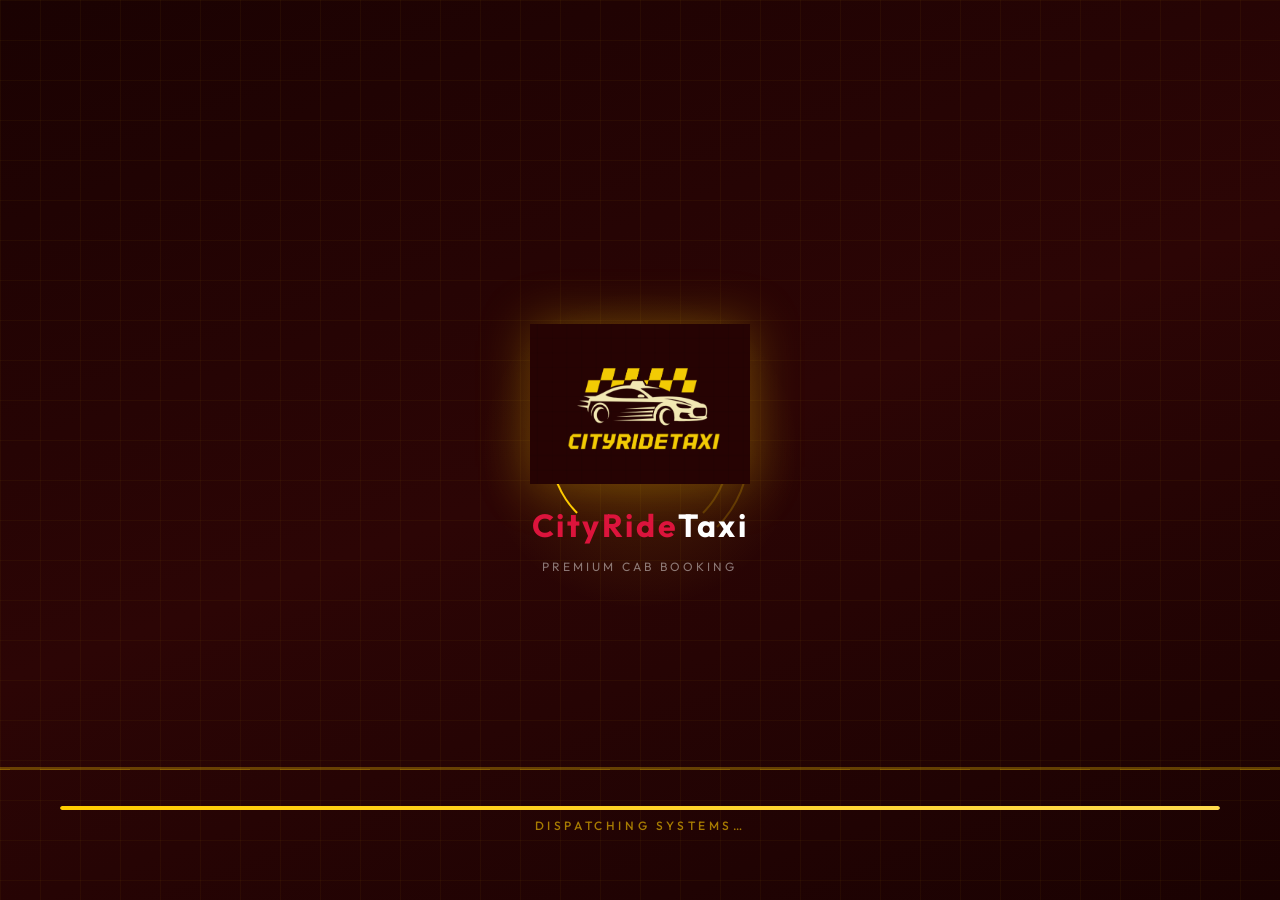
<file: public/admin-login.html>
<!DOCTYPE html>
<html lang="en">

<head>
    <meta charset="UTF-8">
    <meta name="viewport" content="width=device-width, initial-scale=1.0">
    <title>CityRideTaxi | Admin Login</title>
    <link rel="preconnect" href="https://fonts.googleapis.com">
    <link rel="preconnect" href="https://fonts.gstatic.com" crossorigin>
    <link href="https://fonts.googleapis.com/css2?family=Outfit:wght@300;400;500;600;700&display=swap" rel="stylesheet">
    <link rel="stylesheet" href="style.css">
    <script src="config.js"></script>
    <style>
        .admin-login-container {
            min-height: 100vh;
            display: flex;
            align-items: center;
            justify-content: center;
            background: #121212;
            padding: 2rem;
            position: relative;
            overflow: hidden;
        }

        /* Abstract geometric background for administrative feel */
        .admin-login-container::before {
            content: '';
            position: absolute;
            top: -10%;
            right: -10%;
            width: 50%;
            height: 50%;
            background: radial-gradient(circle, rgba(183, 28, 28, 0.1) 0%, transparent 70%);
            z-index: 1;
        }

        .login-card {
            background: #1a1a1a;
            border: 1px solid rgba(255, 255, 255, 0.05);
            padding: 4rem;
            border-radius: 30px;
            width: 100%;
            max-width: 450px;
            box-shadow: 0 40px 100px rgba(0, 0, 0, 0.5);
            position: relative;
            z-index: 2;
        }

        .security-badge {
            display: inline-block;
            border: 1px solid var(--primary-red);
            color: var(--primary-red);
            padding: 0.4rem 1rem;
            border-radius: 8px;
            font-size: 0.65rem;
            font-weight: 800;
            text-transform: uppercase;
            letter-spacing: 2px;
            margin-bottom: 2rem;
        }

        .login-card h2 {
            color: white;
            font-size: 2rem;
            font-weight: 700;
            margin-bottom: 0.5rem;
        }

        .login-card p {
            color: rgba(255, 255, 255, 0.4);
            font-size: 0.9rem;
            margin-bottom: 3rem;
        }

        .input-group label {
            color: rgba(255, 255, 255, 0.6);
            display: block;
            margin-bottom: 0.75rem;
            font-size: 0.85rem;
            font-weight: 600;
        }

        .input-group input {
            width: 100%;
            padding: 1.2rem;
            background: #252525;
            border: 1px solid #333;
            border-radius: 12px;
            color: white;
            font-family: inherit;
            transition: all 0.3s ease;
        }

        .input-group input:focus {
            outline: none;
            border-color: var(--primary-red);
            background: #2a2a2a;
        }

        .btn-admin {
            width: 100%;
            padding: 1.2rem;
            background: var(--primary-red);
            color: white;
            border: none;
            border-radius: 12px;
            font-weight: 700;
            font-size: 1rem;
            cursor: pointer;
            transition: var(--transition);
            margin-top: 1rem;
        }

        .btn-admin:hover {
            background: var(--primary-red-hover);
            transform: translateY(-2px);
            box-shadow: 0 10px 20px rgba(183, 28, 28, 0.3);
        }

        .footer-link {
            text-align: center;
            margin-top: 2rem;
        }

        .footer-link a {
            color: rgba(255, 255, 255, 0.3);
            text-decoration: none;
            font-size: 0.8rem;
            transition: all 0.3s ease;
        }

        .footer-link a:hover {
            color: white;
        }
    </style>
</head>

<body style="overflow: hidden;"> <!-- Lock scroll during splash -->
    <div id="splash-screen" style="z-index: 10000;">
        <div class="splash-grid"></div>
        <div class="splash-orb"></div>
        <div class="splash-ring"></div>
        <div class="splash-ring splash-ring-2"></div>
        <div class="splash-logo-wrap">
            <img src="logo.png" class="splash-logo" alt="CityRideTaxi">
            <div class="splash-brand"><span>CityRide</span>Taxi</div>
            <div class="splash-tagline">Premium Cab Booking</div>
        </div>
        <div class="splash-road-wrap">
            <div class="splash-road"></div>
            <svg class="splash-car" width="64" height="28" viewBox="0 0 64 28" fill="none">
                <rect x="8" y="12" width="48" height="12" rx="4" fill="#dc143c"/>
                <path d="M18 12 L22 4 L42 4 L46 12Z" fill="#c01030"/>
                <rect x="23" y="5" width="8" height="6" rx="1" fill="rgba(150,220,255,0.7)"/>
                <rect x="33" y="5" width="8" height="6" rx="1" fill="rgba(150,220,255,0.7)"/>
                <circle cx="18" cy="24" r="4" fill="#1a1a1a" stroke="#555" stroke-width="1.5"/>
                <circle cx="18" cy="24" r="1.5" fill="#888"/>
                <circle cx="46" cy="24" r="4" fill="#1a1a1a" stroke="#555" stroke-width="1.5"/>
                <circle cx="46" cy="24" r="1.5" fill="#888"/>
                <ellipse cx="57" cy="16" rx="5" ry="3" fill="rgba(255,220,100,0.5)"/>
                <rect x="54" y="14" width="3" height="4" rx="1" fill="#ffd700"/>
            </svg>
        </div>
        <div class="splash-progress-wrap"><div class="splash-progress-bar"></div></div>
        <div class="splash-status">Dispatching Systems…</div>
    </div>
    <div class="admin-login-container">
        <div class="login-card">
            <div class="security-badge">Secure Gateway</div>
            <div class="logo" style="margin-bottom: 2rem; cursor: pointer;" onclick="window.location.href='index.html'">
                <img src="logo.png" alt="CityRideTaxi" style="height: 50px; width: auto;">
            </div>
            <h2>Mainframe Login</h2>
            <p>Administrative clearance required to enter the core.</p>

            <form id="admin-login-form">
                <div class="input-group" style="margin-bottom: 2rem;">
                    <label>Admin ID</label>
                    <input type="text" id="admin-id" placeholder="admin@cityridetaxi" required autocomplete="off">
                </div>
                <div class="input-group" style="margin-bottom: 2.5rem;">
                    <label>Access Key</label>
                    <input type="password" id="admin-pass" placeholder="••••••••" required>
                </div>
                <button type="submit" class="btn-admin">Authorize Entry</button>
            </form>

        </div>
    </div>

    <script>
        document.getElementById('admin-login-form').addEventListener('submit', async (e) => {
            e.preventDefault();
            const email = document.getElementById('admin-id').value;
            const password = document.getElementById('admin-pass').value;

            try {
                const res = await fetch(`${API_BASE_URL}/api/admin/login`, {
                    method: 'POST',
                    headers: { 'Content-Type': 'application/json' },
                    body: JSON.stringify({ email, password })
                });

                const result = await res.json();

                if (res.ok) {
                    localStorage.setItem('cityride_master', JSON.stringify(result.user));
                    window.location.href = 'admin.html';
                } else {
                    alert('Invalid credentials. Access attempt logged.');
                }
            } catch (err) {
                alert('Connection to core failed.');
            }
        });
    </script>
    <script>
        window.addEventListener('load', () => {
            const splash = document.getElementById('splash-screen');
            if (splash) {
                setTimeout(() => {
                    splash.classList.add('splash-hidden');
                    document.body.style.setProperty('overflow', 'auto', 'important');
                }, 3200);
            }
        });
    </script>
    <script src="alert.js"></script>
</body>

</html>
</file>
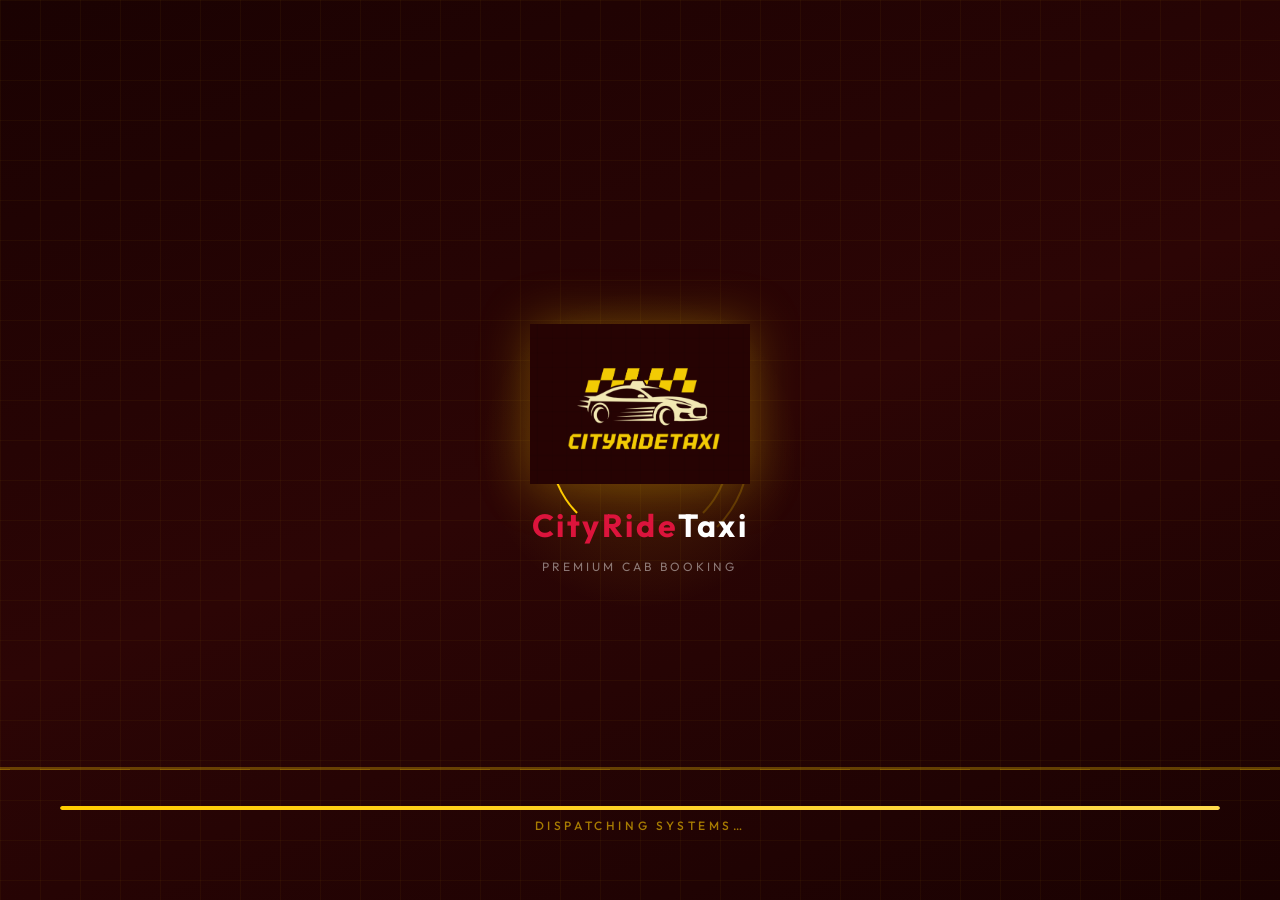
<file: public/auth.html>
<!DOCTYPE html>
<html lang="en">

<head>
    <meta charset="UTF-8">
    <meta name="viewport" content="width=device-width, initial-scale=1.0">
    <title>CityRideTaxi | Premium Access</title>
    <link rel="preconnect" href="https://fonts.googleapis.com">
    <link rel="preconnect" href="https://fonts.gstatic.com" crossorigin>
    <link href="https://fonts.googleapis.com/css2?family=Outfit:wght@300;400;500;600;700&display=swap" rel="stylesheet">
    <link rel="stylesheet" href="style.css">
    <script src="config.js"></script>
    <style>
        .auth-container {
            min-height: 100vh;
            display: flex;
            align-items: center;
            justify-content: center;
            background: linear-gradient(rgba(0, 0, 0, 0.7), rgba(0, 0, 0, 0.7)), url('logo.png') no-repeat center center/cover;
            padding: 2rem;
        }

        .auth-card {
            background: var(--glass-bg);
            backdrop-filter: blur(20px);
            border: 1px solid var(--glass-border);
            padding: 4rem;
            border-radius: 30px;
            width: 100%;
            max-width: 500px;
            box-shadow: var(--shadow-lg);
        }

        .auth-tabs {
            display: flex;
            gap: 2rem;
            margin-bottom: 3rem;
            border-bottom: 1px solid rgba(0, 0, 0, 0.05);
            padding-bottom: 1rem;
        }

        .auth-tab {
            background: none;
            border: none;
            font-size: 1.25rem;
            font-weight: 700;
            cursor: pointer;
            color: var(--dark-charcoal);
            opacity: 0.4;
            transition: var(--transition);
        }

        .auth-tab.active {
            opacity: 1;
            color: var(--primary-red);
        }

        .auth-form {
            display: none;
        }

        .auth-form.active {
            display: block;
        }

        .auth-form .input-group {
            margin-bottom: 2rem;
        }

        .auth-footer {
            margin-top: 2rem;
            text-align: center;
            font-size: 0.9rem;
            color: var(--text-muted);
        }

        .checkbox-group {
            display: flex;
            align-items: center;
            gap: 0.75rem;
            margin-bottom: 2rem;
            cursor: pointer;
            user-select: none;
        }

        .checkbox-group input {
            width: 20px;
            height: 20px;
            cursor: pointer;
            accent-color: var(--primary-red);
        }

        .checkbox-group label {
            font-size: 0.9rem;
            color: var(--text-muted);
            cursor: pointer;
        }

        .checkbox-group a {
            color: var(--primary-red);
            text-decoration: none;
            font-weight: 600;
        }

        .checkbox-group a:hover {
            text-decoration: underline;
        }
    </style>
</head>

<body style="overflow: hidden;"> <!-- Lock scroll during splash -->
    <div id="splash-screen">
        <div class="splash-grid"></div>
        <div class="splash-orb"></div>
        <div class="splash-ring"></div>
        <div class="splash-ring splash-ring-2"></div>
        <div class="splash-logo-wrap">
            <img src="logo.png" class="splash-logo" alt="CityRideTaxi">
            <div class="splash-brand"><span>CityRide</span>Taxi</div>
            <div class="splash-tagline">Premium Cab Booking</div>
        </div>
        <div class="splash-road-wrap">
            <div class="splash-road"></div>
            <svg class="splash-car" width="64" height="28" viewBox="0 0 64 28" fill="none">
                <rect x="8" y="12" width="48" height="12" rx="4" fill="#dc143c"/>
                <path d="M18 12 L22 4 L42 4 L46 12Z" fill="#c01030"/>
                <rect x="23" y="5" width="8" height="6" rx="1" fill="rgba(150,220,255,0.7)"/>
                <rect x="33" y="5" width="8" height="6" rx="1" fill="rgba(150,220,255,0.7)"/>
                <circle cx="18" cy="24" r="4" fill="#1a1a1a" stroke="#555" stroke-width="1.5"/>
                <circle cx="18" cy="24" r="1.5" fill="#888"/>
                <circle cx="46" cy="24" r="4" fill="#1a1a1a" stroke="#555" stroke-width="1.5"/>
                <circle cx="46" cy="24" r="1.5" fill="#888"/>
                <ellipse cx="57" cy="16" rx="5" ry="3" fill="rgba(255,220,100,0.5)"/>
                <rect x="54" y="14" width="3" height="4" rx="1" fill="#ffd700"/>
            </svg>
        </div>
        <div class="splash-progress-wrap"><div class="splash-progress-bar"></div></div>
        <div class="splash-status">Dispatching Systems…</div>
    </div>
    <div class="auth-container">
        <div class="auth-card">
            <div class="logo" style="margin-bottom: 3rem; text-align: center;">
                <span class="logo-accent">CityRide</span>Taxi
            </div>

            <div class="auth-tabs">
                <button class="auth-tab active" onclick="switchAuth('login')">Login</button>
                <button class="auth-tab" onclick="switchAuth('register')">Register</button>
            </div>

            <!-- Login Form -->
            <form id="login-form" class="auth-form active">
                <div class="input-group">
                    <label>Phone Number</label>
                    <input type="tel" id="login-phone" placeholder="+91 98765 43210" required pattern="[0-9+\-\s]{7,15}">
                </div>
                <div class="input-group">
                    <label>Password</label>
                    <input type="password" id="login-password" placeholder="••••••••" required>
                </div>
                <button type="submit" class="btn btn-primary btn-large">Login to CityRideTaxi</button>
                
                <div style="margin-top: 2rem; padding-top: 1.5rem; border-top: 1px dashed rgba(0,0,0,0.1); text-align: center;">
                    <p style="font-size: 0.85rem; color: #666; margin-bottom: 0.8rem;">Are you a CityRide Partner?</p>
                    <button type="button" class="btn" style="width: 100%; border: 1px solid var(--primary-red); color: var(--primary-red); font-weight: 700;" onclick="window.location.href='driver-login.html'">Driver Login Portal</button>
                </div>
            </form>

            <!-- Register Form (Passenger Only) -->
            <form id="register-form" class="auth-form">
                <div class="input-group">
                    <label>Full Name</label>
                    <input type="text" id="reg-name" placeholder="John Doe" required>
                </div>
                <div class="input-group">
                    <label>Email Address</label>
                    <div style="display: flex; gap: 0.5rem;">
                        <input type="email" id="reg-email" placeholder="name@example.com" required style="flex: 3;">
                        <button type="button" id="otp-btn" class="btn btn-primary" style="flex: 1; padding: 0; font-size: 0.7rem; white-space: nowrap;" onclick="sendOTP()">Verify Email</button>
                    </div>
                </div>
                <!-- OTP Field (Hidden until Verify is clicked) -->
                <div class="input-group" id="otp-group" style="display: none;">
                    <label>Identity Verification Code (OTP)</label>
                    <input type="text" id="reg-otp" placeholder="Enter 6-digit code sent to email" maxlength="6">
                </div>
                <div class="input-group">
                    <label>Phone Number</label>
                    <input type="tel" id="reg-phone" placeholder="+91 98765 43210" required>
                </div>
                <div class="input-group">
                    <label>Password</label>
                    <input type="password" id="reg-password" placeholder="••••••••" required>
                </div>

                <div class="checkbox-group">
                    <input type="checkbox" id="reg-terms" required>
                    <label for="reg-terms">i have accept the <a href="terms.html" target="_blank">terms and conditions</a>.</label>
                </div>

                <button type="submit" class="btn btn-primary btn-large">Finalize Registration</button>
            </form>

            <div class="auth-footer" style="text-align: left;">
                <a href="index.html" class="btn-back" title="Back to Home">←</a>
            </div>
        </div>
    </div>

    <script>
        function toggleDriverFields() {
            const role = document.getElementById('reg-role').value;
            const fields = document.getElementById('driver-fields');
            fields.style.display = role === 'driver' ? 'block' : 'none';
        }

        function switchAuth(type) {
            document.querySelectorAll('.auth-tab').forEach(t => t.classList.remove('active'));
            document.querySelectorAll('.auth-form').forEach(f => f.classList.remove('active'));

            if (type === 'login') {
                document.querySelector('.auth-tab:nth-child(1)').classList.add('active');
                document.getElementById('login-form').classList.add('active');
            } else {
                document.querySelector('.auth-tab:nth-child(2)').classList.add('active');
                document.getElementById('register-form').classList.add('active');
            }
        }

        // Handle Login
        document.getElementById('login-form').addEventListener('submit', async (e) => {
            e.preventDefault();
            const data = {
                phone: document.getElementById('login-phone').value.trim(),
                password: document.getElementById('login-password').value
            };

            try {
                const res = await fetch(`${API_BASE_URL}/api/auth/login`, {
                    method: 'POST',
                    headers: { 'Content-Type': 'application/json' },
                    body: JSON.stringify(data)
                });
                const result = await res.json();
                if (res.ok) {
                    // This is only for travelers/passengers
                    localStorage.setItem('cityride_member', JSON.stringify(result.user));
                    window.location.href = 'index.html';
                } else {
                    alert(result.error);
                }
            } catch (err) { alert('Login failed'); }
        });

        // --- OTP Verification Logic ---
        async function sendOTP() {
            const email = document.getElementById('reg-email').value;
            if (!email) return alert('Please enter your email first.');
            
            const btn = document.getElementById('otp-btn');
            btn.disabled = true;
            btn.textContent = 'Sending...';

            try {
                const res = await fetch(`${API_BASE_URL}/api/auth/send-otp`, {
                    method: 'POST',
                    headers: { 'Content-Type': 'application/json' },
                    body: JSON.stringify({ email })
                });
                const result = await res.json();
                if (res.ok) {
                    alert('Verification code sent to your email!');
                    document.getElementById('otp-group').style.display = 'block';
                    btn.textContent = 'Resend OTP';
                } else {
                    alert(result.error);
                    btn.textContent = 'Retry Verify';
                }
            } catch (err) { alert('Failed to send OTP'); }
            btn.disabled = false;
        }

        // Handle Register
        document.getElementById('register-form').addEventListener('submit', async (e) => {
            e.preventDefault();
            const data = {
                name: document.getElementById('reg-name').value,
                email: document.getElementById('reg-email').value,
                phone: document.getElementById('reg-phone').value,
                password: document.getElementById('reg-password').value,
                otp: document.getElementById('reg-otp').value,
                role: 'user'
            };

            if (!data.otp) return alert('Please verify your email first.');
            if (!document.getElementById('reg-terms').checked) return alert('Please accept the terms and conditions.');

            try {
                const res = await fetch(`${API_BASE_URL}/api/auth/register`, {
                    method: 'POST',
                    headers: { 'Content-Type': 'application/json' },
                    body: JSON.stringify(data)
                });
                const result = await res.json();
                if (res.ok) {
                    alert('Identity Verified! Welcome to the CityRide Network. Please login.');
                    switchAuth('login');
                } else {
                    alert(result.error);
                }
            } catch (err) { alert('Identity Verification failed'); }
        });
    </script>
    <script>
        window.addEventListener('load', () => {
            const splash = document.getElementById('splash-screen');
            if (splash) {
                setTimeout(() => {
                    splash.classList.add('splash-hidden');
                    document.body.style.setProperty('overflow', 'auto', 'important');
                }, 3200);
            }
        });
    </script>
    <script src="alert.js"></script>
</body>

</html>
</file>
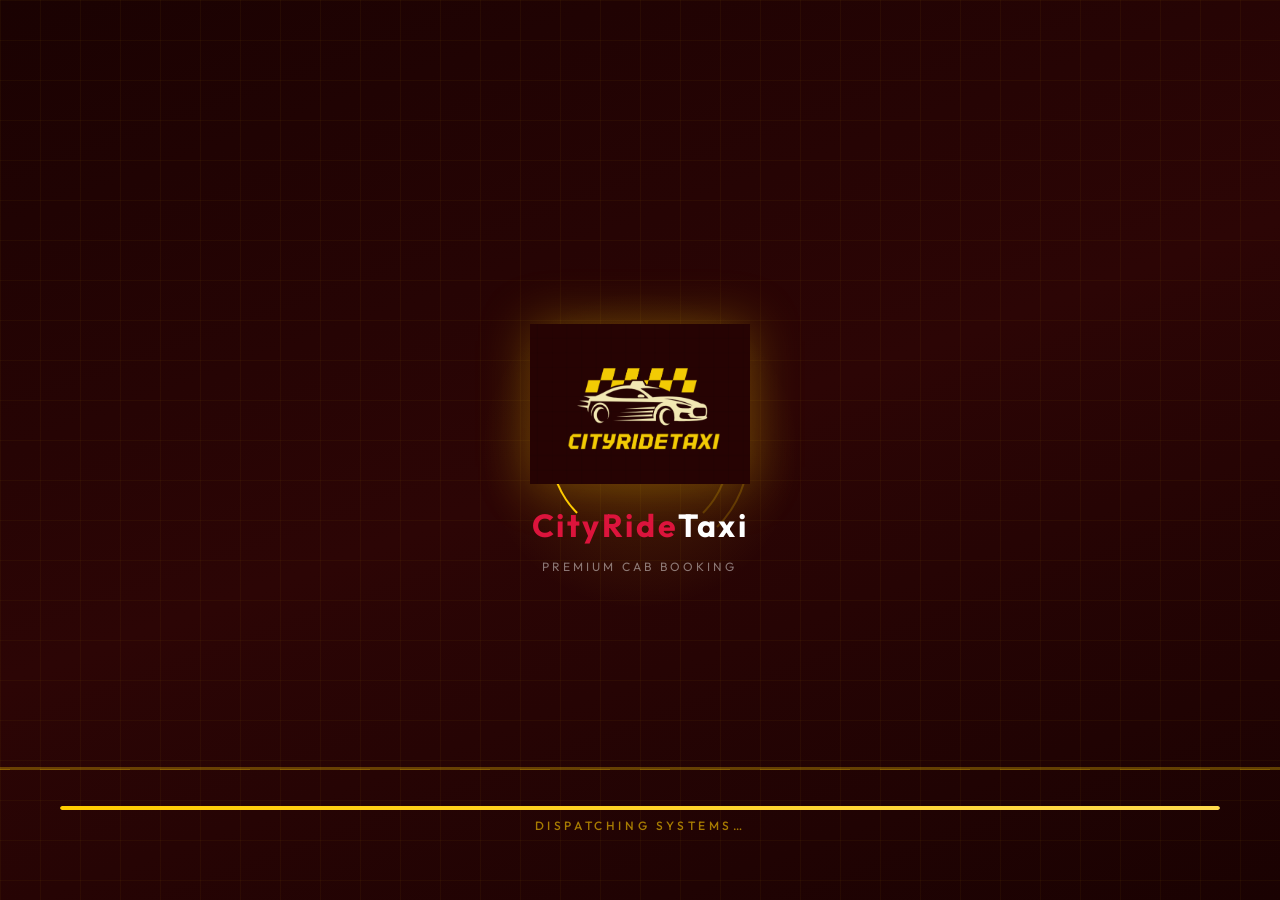
<file: public/driver-login.html>
<!DOCTYPE html>
<html lang="en">

<head>
    <meta charset="UTF-8">
    <meta name="viewport" content="width=device-width, initial-scale=1.0">
    <title>CityRideTaxi | Driver Login</title>
    <link rel="preconnect" href="https://fonts.googleapis.com">
    <link rel="preconnect" href="https://fonts.gstatic.com" crossorigin>
    <link href="https://fonts.googleapis.com/css2?family=Outfit:wght@300;400;500;600;700&display=swap" rel="stylesheet">
    <link rel="stylesheet" href="style.css">
    <script src="config.js"></script>
    <style>
        .auth-container {
            min-height: 100vh;
            display: flex;
            align-items: center;
            justify-content: center;
            background: linear-gradient(rgba(0, 0, 0, 0.8), rgba(0, 0, 0, 0.8)), #1a1c1e;
            padding: 2rem;
        }

        .auth-card {
            background: rgba(26, 28, 30, 0.95);
            backdrop-filter: blur(20px);
            border: 1px solid rgba(255, 255, 255, 0.1);
            padding: 4rem;
            border-radius: 30px;
            width: 100%;
            max-width: 500px;
            box-shadow: var(--shadow-lg);
            color: white;
        }

        .auth-card label {
            color: rgba(255, 255, 255, 0.7);
        }

        .auth-card input {
            background: rgba(255, 255, 255, 0.05);
            border: 1px solid rgba(255, 255, 255, 0.1);
            color: white;
        }

        .auth-card input::placeholder {
            color: rgba(255, 255, 255, 0.3);
        }

        .partner-badge {
            display: inline-block;
            background: var(--primary-red);
            padding: 0.5rem 1rem;
            border-radius: 8px;
            font-size: 0.7rem;
            font-weight: 800;
            text-transform: uppercase;
            margin-bottom: 1.5rem;
        }
    </style>
</head>

<body style="overflow: hidden;"> <!-- Lock scroll during splash -->
    <div id="splash-screen" style="z-index: 10000;">
        <div class="splash-grid"></div>
        <div class="splash-orb"></div>
        <div class="splash-ring"></div>
        <div class="splash-ring splash-ring-2"></div>
        <div class="splash-logo-wrap">
            <img src="logo.png" class="splash-logo" alt="CityRideTaxi">
            <div class="splash-brand"><span>CityRide</span>Taxi</div>
            <div class="splash-tagline">Premium Cab Booking</div>
        </div>
        <div class="splash-road-wrap">
            <div class="splash-road"></div>
            <svg class="splash-car" width="64" height="28" viewBox="0 0 64 28" fill="none">
                <rect x="8" y="12" width="48" height="12" rx="4" fill="#dc143c"/>
                <path d="M18 12 L22 4 L42 4 L46 12Z" fill="#c01030"/>
                <rect x="23" y="5" width="8" height="6" rx="1" fill="rgba(150,220,255,0.7)"/>
                <rect x="33" y="5" width="8" height="6" rx="1" fill="rgba(150,220,255,0.7)"/>
                <circle cx="18" cy="24" r="4" fill="#1a1a1a" stroke="#555" stroke-width="1.5"/>
                <circle cx="18" cy="24" r="1.5" fill="#888"/>
                <circle cx="46" cy="24" r="4" fill="#1a1a1a" stroke="#555" stroke-width="1.5"/>
                <circle cx="46" cy="24" r="1.5" fill="#888"/>
                <ellipse cx="57" cy="16" rx="5" ry="3" fill="rgba(255,220,100,0.5)"/>
                <rect x="54" y="14" width="3" height="4" rx="1" fill="#ffd700"/>
            </svg>
        </div>
        <div class="splash-progress-wrap"><div class="splash-progress-bar"></div></div>
        <div class="splash-status">Dispatching Systems…</div>
    </div>
    <div class="auth-container">
        <div class="auth-card">
            <div class="partner-badge">Partner Portal</div>
            <div class="logo" style="margin-bottom: 3rem; text-align: left; cursor: pointer;" onclick="window.location.href='index.html'">
                <img src="logo.png" alt="CityRideTaxi" style="height: 50px; width: auto;">
            </div>

            <h2 style="margin-bottom: 2rem; font-weight: 700;">Partner Driver Login</h2>

            <form id="driver-login-form">
                <div class="input-group">
                    <label>Partner Email</label>
                    <input type="email" id="login-email" placeholder="driver@cityridetaxi.com" required>
                </div>
                <div class="input-group">
                    <label>Access Key</label>
                    <input type="password" id="login-password" placeholder="••••••••" required>
                </div>
                <button type="submit" class="btn btn-primary btn-large" style="width: 100%;">Initialize Session</button>
            </form>

            <div style="margin-top: 2rem; text-align: center; font-size: 0.85rem; color: rgba(255,255,255,0.4);">
                Not a partner yet? Contact our CityRideTaxi Fleet Management.
            </div>

            <div style="margin-top: 3rem; border-top: 1px solid rgba(255,255,255,0.1); padding-top: 2rem;">
                <a href="index.html" class="btn-back" style="color:white" title="Return to Main Hub">←</a>
            </div>
        </div>
    </div>

    <script>
        document.getElementById('driver-login-form').addEventListener('submit', async (e) => {
            e.preventDefault();
            const email = document.getElementById('login-email').value;
            const password = document.getElementById('login-password').value;

            try {
                const res = await fetch(`${API_BASE_URL}/api/driver/login`, {
                    method: 'POST',
                    headers: { 'Content-Type': 'application/json' },
                    body: JSON.stringify({ email, password })
                });

                const result = await res.json();

                if (res.ok) {
                    localStorage.setItem('cityride_pilot', JSON.stringify(result.user));
                    window.location.href = 'driver.html';
                } else {
                    alert(result.error);
                }
            } catch (err) {
                alert('Authorization failed');
            }
        });
    </script>
    <script>
        window.addEventListener('load', () => {
            const splash = document.getElementById('splash-screen');
            if (splash) {
                setTimeout(() => {
                    splash.classList.add('splash-hidden');
                    document.body.style.setProperty('overflow', 'auto', 'important');
                }, 3200);
            }
        });
    </script>
    <script src="alert.js"></script>
</body>

</html>
</file>
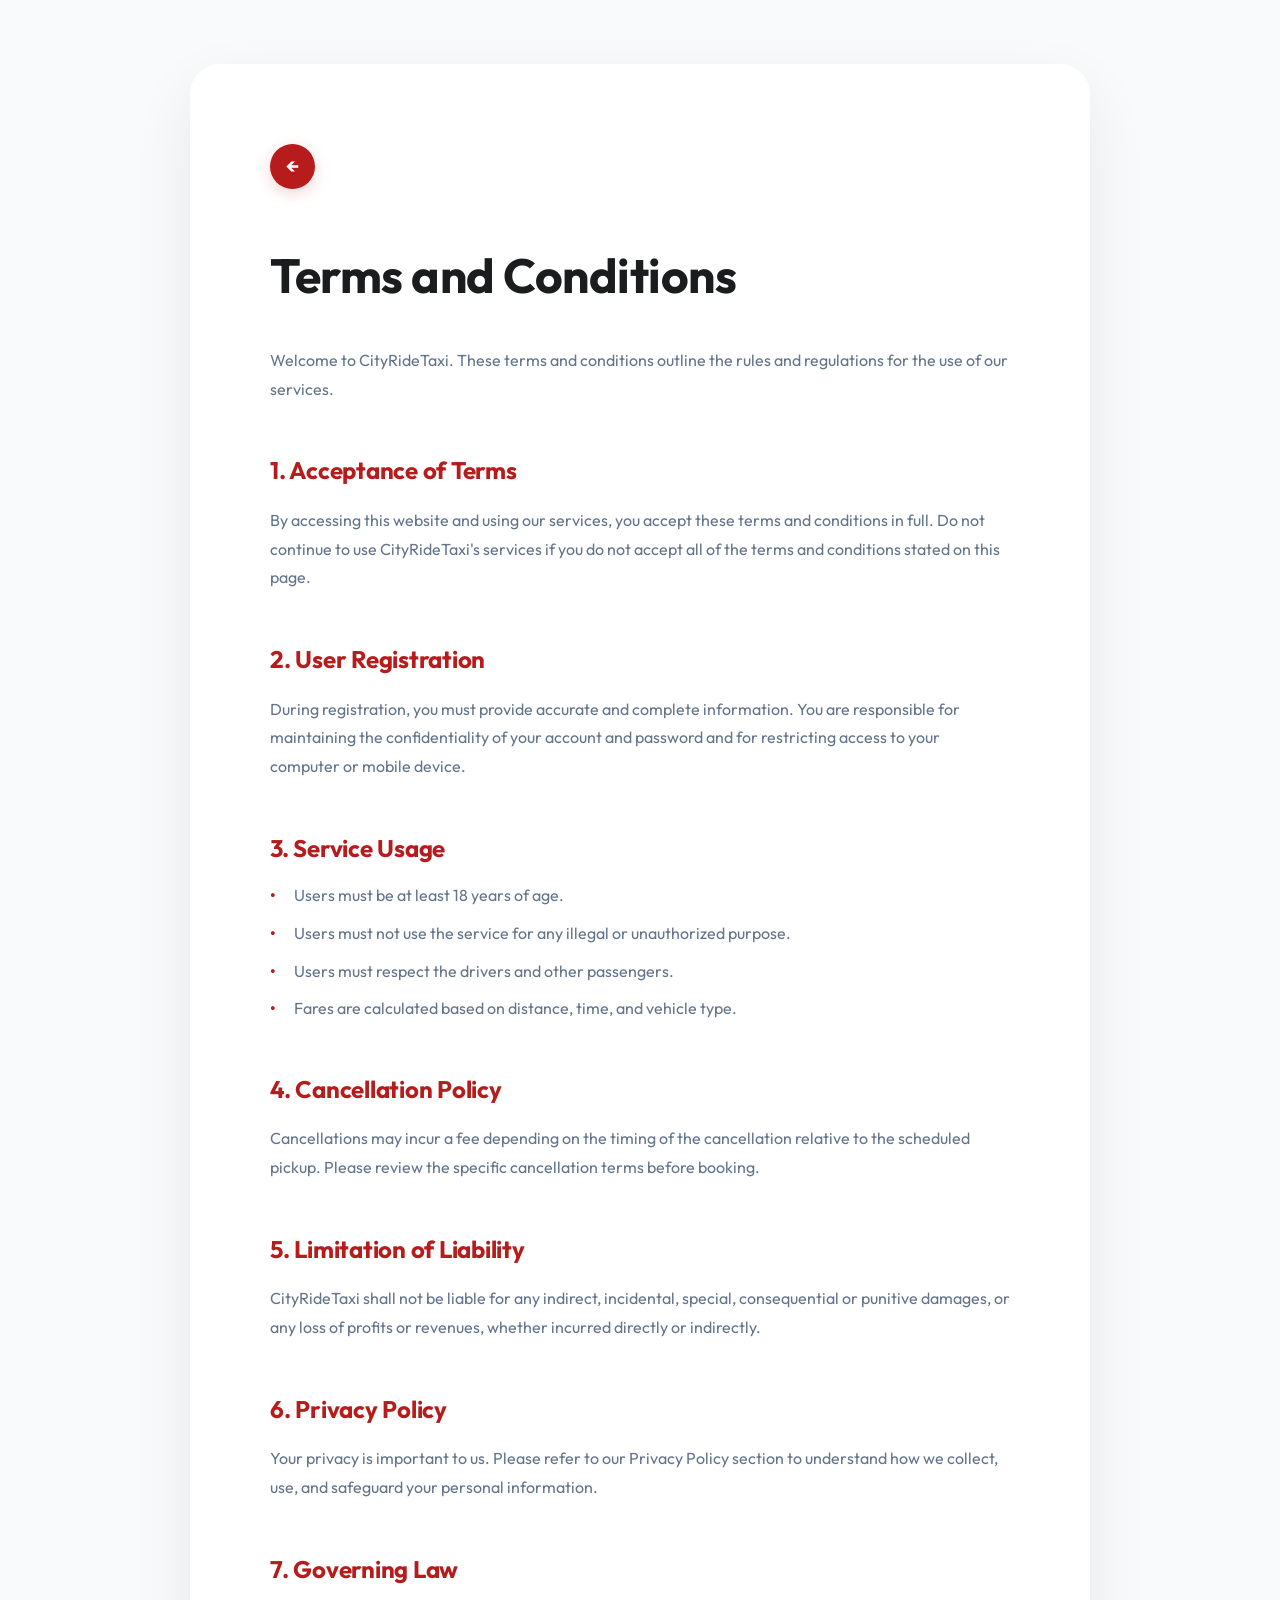
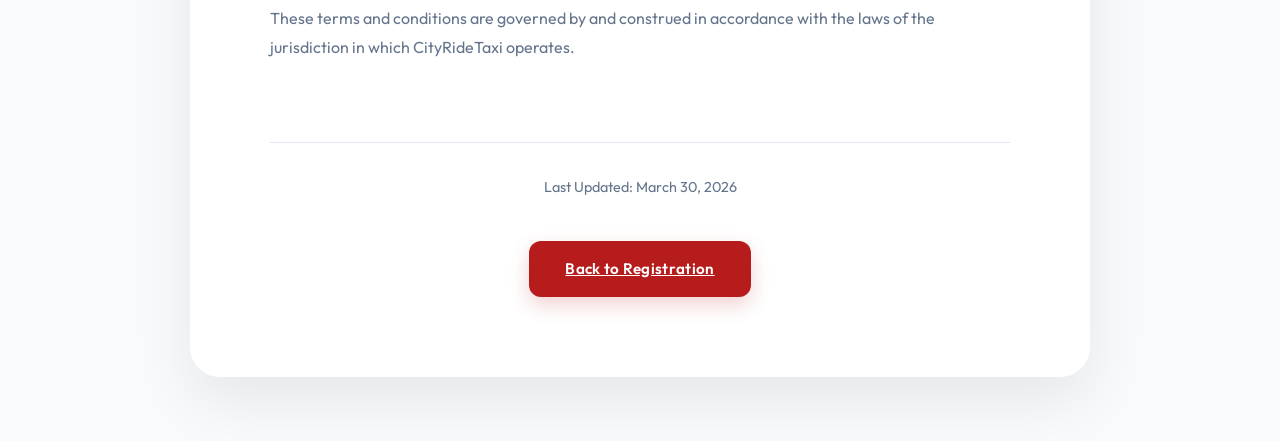
<file: public/terms.html>
<!DOCTYPE html>
<html lang="en">

<head>
    <meta charset="UTF-8">
    <meta name="viewport" content="width=device-width, initial-scale=1.0">
    <title>Terms and Conditions | CityRideTaxi</title>
    <link rel="preconnect" href="https://fonts.googleapis.com">
    <link rel="preconnect" href="https://fonts.gstatic.com" crossorigin>
    <link href="https://fonts.googleapis.com/css2?family=Outfit:wght@300;400;500;600;700&display=swap" rel="stylesheet">
    <link rel="stylesheet" href="style.css">
    <style>
        .terms-container {
            min-height: 100vh;
            background: var(--light-grey);
            padding: 4rem 2rem;
            display: flex;
            justify-content: center;
            align-items: flex-start;
        }

        .terms-content {
            background: var(--white);
            max-width: 900px;
            width: 100%;
            padding: 5rem;
            border-radius: 30px;
            box-shadow: var(--shadow-lg);
        }

        .terms-content h1 {
            font-size: 3rem;
            margin-bottom: 2rem;
            color: var(--dark-charcoal);
        }

        .terms-content h2 {
            font-size: 1.5rem;
            margin-top: 3rem;
            margin-bottom: 1rem;
            color: var(--primary-red);
        }

        .terms-content p {
            color: var(--text-muted);
            margin-bottom: 1.5rem;
            line-height: 1.8;
        }

        .terms-content ul {
            list-style: none;
            margin-bottom: 2rem;
        }

        .terms-content ul li {
            position: relative;
            padding-left: 1.5rem;
            margin-bottom: 0.75rem;
            color: var(--text-muted);
        }

        .terms-content ul li::before {
            content: '•';
            position: absolute;
            left: 0;
            color: var(--primary-red);
            font-weight: 700;
        }

        .back-nav {
            margin-bottom: 3rem;
        }

        @media (max-width: 768px) {
            .terms-content {
                padding: 2.5rem;
            }
            .terms-content h1 {
                font-size: 2rem;
            }
        }
    </style>
</head>

<body>
    <div class="terms-container">
        <div class="terms-content">
            <nav class="back-nav">
                <a href="auth.html" class="btn-back" title="Back to Registration">←</a>
            </nav>

            <h1>Terms and Conditions</h1>
            <p>Welcome to CityRideTaxi. These terms and conditions outline the rules and regulations for the use of our services.</p>

            <h2>1. Acceptance of Terms</h2>
            <p>By accessing this website and using our services, you accept these terms and conditions in full. Do not continue to use CityRideTaxi's services if you do not accept all of the terms and conditions stated on this page.</p>

            <h2>2. User Registration</h2>
            <p>During registration, you must provide accurate and complete information. You are responsible for maintaining the confidentiality of your account and password and for restricting access to your computer or mobile device.</p>

            <h2>3. Service Usage</h2>
            <ul>
                <li>Users must be at least 18 years of age.</li>
                <li>Users must not use the service for any illegal or unauthorized purpose.</li>
                <li>Users must respect the drivers and other passengers.</li>
                <li>Fares are calculated based on distance, time, and vehicle type.</li>
            </ul>

            <h2>4. Cancellation Policy</h2>
            <p>Cancellations may incur a fee depending on the timing of the cancellation relative to the scheduled pickup. Please review the specific cancellation terms before booking.</p>

            <h2>5. Limitation of Liability</h2>
            <p>CityRideTaxi shall not be liable for any indirect, incidental, special, consequential or punitive damages, or any loss of profits or revenues, whether incurred directly or indirectly.</p>

            <h2>6. Privacy Policy</h2>
            <p>Your privacy is important to us. Please refer to our Privacy Policy section to understand how we collect, use, and safeguard your personal information.</p>

            <h2>7. Governing Law</h2>
            <p>These terms and conditions are governed by and construed in accordance with the laws of the jurisdiction in which CityRideTaxi operates.</p>

            <div style="margin-top: 5rem; border-top: 1px solid var(--accents); padding-top: 2rem; text-align: center;">
                <p style="font-size: 0.9rem;">Last Updated: March 30, 2026</p>
                <a href="auth.html" class="btn btn-primary" style="margin-top: 1rem;">Back to Registration</a>
            </div>
        </div>
    </div>
</body>

</html>
</file>
<file: public/style.css>
:root {
    --primary-red: #B71C1C;
    --primary-red-hover: #8E1515;
    --dark-charcoal: #1A1C1E;
    /* Refined premium black */
    --text-main: #2D3436;
    --text-muted: #64748B;
    /* Elegant slate blue/gray */
    --light-grey: #F8FAFC;
    --white: #FFFFFF;
    --accents: #E2E8F0;
    --glass-bg: rgba(255, 255, 255, 0.94);
    --glass-border: rgba(255, 255, 255, 0.4);
    --shadow-sm: 0 4px 12px rgba(0, 0, 0, 0.03);
    --shadow-md: 0 12px 30px rgba(0, 0, 0, 0.06);
    --shadow-lg: 0 24px 60px rgba(0, 0, 0, 0.08);
    --transition: all 0.4s cubic-bezier(0.4, 0, 0.2, 1);
}

/* Premium Animated Splash Screen Styles */
#splash-screen {
    position: fixed; inset: 0;
    background: linear-gradient(160deg, #0a0a0a 0%, #1a0000 50%, #0d0d0d 100%);
    display: flex; flex-direction: column; align-items: center; justify-content: center;
    z-index: 10000; transition: opacity 0.8s ease, visibility 0.8s ease; overflow: hidden;
}
#splash-screen.splash-hidden { opacity: 0; visibility: hidden; pointer-events: none; }
.splash-grid {
    position: absolute; inset: 0;
    background-image: linear-gradient(rgba(220,20,60,0.06) 1px, transparent 1px), linear-gradient(90deg, rgba(220,20,60,0.06) 1px, transparent 1px);
    background-size: 40px 40px; animation: gridMove 6s linear infinite;
}
@keyframes gridMove { 0% { background-position: 0 0; } 100% { background-position: 0 40px; } }
.splash-orb {
    position: absolute; width: 280px; height: 280px; border-radius: 50%;
    background: radial-gradient(circle, rgba(220,20,60,0.25) 0%, transparent 70%);
    animation: orbPulse 3s ease-in-out infinite;
}
@keyframes orbPulse { 0%, 100% { transform: scale(1); opacity: 0.7; } 50% { transform: scale(1.3); opacity: 1; } }
.splash-ring {
    position: absolute; width: 200px; height: 200px; border-radius: 50%;
    border: 2px solid transparent; border-top: 2px solid #dc143c; border-right: 2px solid rgba(220,20,60,0.3);
    animation: ringRotate 1.4s linear infinite;
}
.splash-ring-2 { width: 160px; height: 160px; border-top: 2px solid rgba(220,20,60,0.5); border-left: 2px solid #dc143c; animation: ringRotate 2s linear infinite reverse; }
@keyframes ringRotate { from { transform: rotate(0deg); } to { transform: rotate(360deg); } }
.splash-logo-wrap { position: relative; z-index: 2; display: flex; flex-direction: column; align-items: center; }
.splash-logo { height: 90px; width: auto; filter: drop-shadow(0 0 18px rgba(220,20,60,0.6)); animation: logoBounce 3s ease-in-out infinite; }
@keyframes logoBounce { 0%, 100% { transform: translateY(0); } 50% { transform: translateY(-8px); } }
.splash-brand { font-family: 'Outfit', sans-serif; font-size: 2rem; font-weight: 700; color: #fff; letter-spacing: 0.08em; margin-top: 1rem; z-index: 2; animation: fadeInUpSplash 0.8s ease 0.3s both; }
.splash-brand span { color: #dc143c; }
@keyframes fadeInUpSplash { from { opacity: 0; transform: translateY(20px); } to { opacity: 1; transform: translateY(0); } }
.splash-tagline { font-family: 'Outfit', sans-serif; font-size: 0.75rem; letter-spacing: 0.25em; text-transform: uppercase; color: rgba(255,255,255,0.45); margin-top: 0.4rem; z-index: 2; animation: fadeInUpSplash 0.8s ease 0.6s both; }
.splash-road-wrap { position: absolute; bottom: 130px; left: 0; right: 0; height: 36px; overflow: hidden; z-index: 2; }
.splash-road { position: absolute; bottom: 0; left: 0; right: 0; height: 3px; background: rgba(220,20,60,0.5); }
.splash-road::after { content: ''; position: absolute; top: 50%; left: -200px; width: 200%; height: 1px; background: repeating-linear-gradient(90deg, rgba(255,255,255,0.15) 0px, rgba(255,255,255,0.15) 30px, transparent 30px, transparent 60px); animation: roadLines 0.8s linear infinite; }
@keyframes roadLines { from { transform: translateX(0); } to { transform: translateX(60px); } }
.splash-car { position: absolute; bottom: 5px; left: -80px; animation: carDrive 2.5s ease-in-out infinite; filter: drop-shadow(0 0 8px rgba(220,20,60,0.6)); }
@keyframes carDrive { 0% { left: -80px; opacity: 0; } 10% { opacity: 1; } 85% { opacity: 1; } 100% { left: calc(100% + 20px); opacity: 0; } }
.splash-progress-wrap { position: absolute; bottom: 90px; left: 40px; right: 40px; height: 3px; background: rgba(255,255,255,0.08); border-radius: 99px; z-index: 2; overflow: hidden; }
.splash-progress-bar { height: 100%; width: 0; background: linear-gradient(90deg, #dc143c, #ff4d6d); border-radius: 99px; animation: progressFill 3s ease forwards; box-shadow: 0 0 10px rgba(220,20,60,0.7); }
@keyframes progressFill { 0% { width: 0%; } 30% { width: 35%; } 60% { width: 70%; } 100% { width: 100%; } }
.splash-status { position: absolute; bottom: 60px; font-family: 'Outfit', sans-serif; font-size: 0.7rem; letter-spacing: 0.2em; text-transform: uppercase; color: rgba(255,255,255,0.3); z-index: 2; }


@keyframes radar-pulse {
    0% {
        transform: scale(0.5);
        opacity: 0;
    }

    50% {
        opacity: 1;
    }

    100% {
        transform: scale(1.5);
        opacity: 0;
    }
}

* {
    margin: 0;
    padding: 0;
    box-sizing: border-box;
}

body {
    font-family: 'Outfit', sans-serif;
    color: var(--text-main);
    line-height: 1.6;
    background-color: var(--white);
    overflow-x: hidden;
    -webkit-font-smoothing: antialiased;
}

h1,
h2,
h3,
h4 {
    color: var(--dark-charcoal);
    letter-spacing: -0.01em;
}

.container {
    max-width: 1300px;
    margin: 0 auto;
    padding: 0 4rem;
    /* More breathing room */
}

/* Header & Nav */
.header {
    background: rgba(255, 255, 255, 0.98);
    backdrop-filter: blur(10px);
    border-bottom: 1px solid rgba(0, 0, 0, 0.05);
    position: sticky;
    top: 0;
    z-index: 1000;
}

.nav {
    display: flex;
    justify-content: space-between;
    align-items: center;
    height: 100px;
    /* Elegant taller header */
}

.logo {
    font-size: 1.75rem;
    font-weight: 700;
    letter-spacing: -0.5px;
    color: var(--dark-charcoal);
    cursor: pointer;
    transition: var(--transition);
    user-select: none;
}

.logo:hover {
    transform: translateY(-2px);
}

.logo-accent {
    color: var(--primary-red);
}

.nav-links {
    position: fixed;
    top: 0;
    right: -100%;
    width: 320px;
    height: 100vh;
    background: var(--white);
    box-shadow: -10px 0 30px rgba(0, 0, 0, 0.05);
    display: flex;
    flex-direction: column;
    justify-content: center;
    align-items: center;
    gap: 2.5rem;
    transition: var(--transition);
    z-index: 2000;
}

.nav-links.active {
    right: 0;
}

.nav-links a {
    text-decoration: none;
    color: var(--dark-charcoal);
    font-weight: 500;
    transition: var(--transition);
}

.nav-links a:hover {
    color: var(--primary-red);
}

.nav-actions {
    display: flex;
    gap: 1.5rem;
    align-items: center;
}

/* Base: Hide Header Buttons (Mobile First) */
.nav-actions .logout-btn,
.nav-actions .nav-cta {
    display: none !important;
}

/* Side Menu Button Styles */
.nav-links li.menu-button-item .btn {
    display: flex !important;
    width: 80%;
    margin-top: 1rem;
}

.logout-btn,
.nav-cta {
    background: transparent;
    border: 1px solid var(--primary-red);
    color: var(--primary-red);
    padding: 0.8rem 1.5rem;
}

.nav-cta {
    background: var(--primary-red);
    color: white;
    border: none;
}

.burger-menu {
    display: flex;
    /* Burger is active by default */
    flex-direction: column;
    gap: 6px;
    cursor: pointer;
    z-index: 2001;
    width: 44px;
    height: 44px;
    align-items: center;
    justify-content: center;
}

.burger-menu span {
    display: block;
    width: 25px;
    height: 2px;
    background: var(--dark-charcoal);
    transition: var(--transition);
    border-radius: 2px;
}

.burger-menu:hover span {
    background: var(--primary-red);
}

/* Burger Animation to X */
.burger-menu.active span:nth-child(1) {
    transform: translateY(8px) rotate(45deg);
}

.burger-menu.active span:nth-child(2) {
    opacity: 0;
}

.burger-menu.active span:nth-child(3) {
    transform: translateY(-8px) rotate(-45deg);
}

/* Buttons */
.btn {
    padding: 1rem 2.25rem;
    border-radius: 12px;
    font-weight: 600;
    font-size: 0.95rem;
    letter-spacing: 0.02em;
    cursor: pointer;
    border: none;
    transition: var(--transition);
    display: inline-flex;
    align-items: center;
    justify-content: center;
}

.btn-primary {
    background-color: var(--primary-red);
    color: var(--white);
    box-shadow: 0 8px 20px rgba(183, 28, 28, 0.2);
}

.btn-primary:hover {
    background-color: var(--primary-red-hover);
    transform: translateY(-3px);
    box-shadow: 0 12px 28px rgba(183, 28, 28, 0.3);
}

.mobile-only-item {
    display: none;
}

.btn-large {
    padding: 1.5rem 3rem;
    font-size: 1.15rem;
    border-radius: 14px;
    width: 100%;
}

.btn-back {
    background: var(--primary-red);
    color: var(--white);
    width: 45px;
    height: 45px;
    display: inline-flex;
    align-items: center;
    justify-content: center;
    text-decoration: none;
    border-radius: 50%;
    font-weight: 700;
    font-size: 1.2rem;
    transition: var(--transition);
    box-shadow: 0 4px 15px rgba(183, 28, 28, 0.2);
    border: none;
    cursor: pointer;
}

.btn-back:hover {
    background: var(--primary-red-hover);
    transform: scale(1.1);
    box-shadow: 0 6px 20px rgba(183, 28, 28, 0.3);
}

/* Hero Section */
.hero {
    position: relative;
    padding: 10rem 0;
    /* More expansive */
    min-height: 95vh;
    display: flex;
    align-items: center;
    overflow: hidden;
}

.suggestions {
    position: absolute;
    top: 100%;
    left: 0;
    right: 0;
    background: var(--white);
    border-radius: 0 0 12px 12px;
    box-shadow: var(--shadow-md);
    z-index: 10;
    max-height: 250px;
    overflow-y: auto;
}

.suggestion-item {
    padding: 1rem 1.5rem;
    cursor: pointer;
    border-bottom: 1px solid var(--accents);
    transition: var(--transition);
    font-size: 0.95rem;
    color: var(--text-main);
}

.suggestion-item:hover {
    background: var(--light-grey);
    color: var(--primary-red);
    padding-left: 2rem;
}

.suggestion-item:last-child {
    border-bottom: none;
}

.hero-bg {
    position: absolute;
    top: 0;
    left: 0;
    width: 100%;
    height: 100%;
    background: radial-gradient(circle at top right, #2c3e50, #1a1c1e 70%);
    z-index: -1;
}



.hero-content {
    display: grid;
    grid-template-columns: 1fr 1fr;
    gap: 4rem;
    align-items: center;
}

.hero-text h1 {
    font-size: 5rem;
    /* Large, bold statement */
    font-weight: 800;
    line-height: 1.05;
    color: var(--white);
    margin-bottom: 2rem;
    letter-spacing: -0.03em;
}

.text-accent {
    color: var(--primary-red);
}

.hero-text p {
    font-size: 1.4rem;
    color: rgba(255, 255, 255, 0.85);
    font-weight: 400;
    max-width: 550px;
    line-height: 1.6;
}

/* Booking Widget */
.booking-widget {
    background: var(--glass-bg);
    backdrop-filter: blur(20px);
    border: 1px solid var(--glass-border);
    border-radius: 30px;
    /* Softer corners */
    padding: 4rem;
    box-shadow: var(--shadow-lg);
}

.widget-tabs {
    display: flex;
    gap: 2rem;
    margin-bottom: 2.5rem;
    border-bottom: 1px solid rgba(0, 0, 0, 0.05);
    padding-bottom: 1.5rem;
}

.tab-btn {
    background: none;
    border: none;
    padding: 0.5rem 0;
    font-weight: 700;
    font-size: 1.1rem;
    cursor: pointer;
    color: var(--dark-charcoal);
    opacity: 0.4;
    transition: var(--transition);
}

.tab-btn.active {
    opacity: 1;
    color: var(--primary-red);
    position: relative;
}

.tab-btn.active::after {
    content: '';
    position: absolute;
    bottom: -1.5rem;
    left: 0;
    width: 40px;
    /* Minimalist indicator */
    height: 4px;
    background: var(--primary-red);
    border-radius: 2px;
}

.form-grid {
    display: grid;
    grid-template-columns: 1fr 1fr;
    gap: 1.5rem;
    margin-bottom: 2rem;
}

.input-group {
    display: flex;
    flex-direction: column;
    gap: 0.5rem;
    position: relative;
}

.input-group label {
    font-size: 0.85rem;
    font-weight: 700;
    color: var(--text-muted);
    text-transform: uppercase;
    letter-spacing: 0.05em;
}

.input-group input,
.input-group select {
    padding: 0.85rem 1rem;
    border-radius: 10px;
    border: 1px solid rgba(0, 0, 0, 0.1);
    background: var(--white);
    font-family: inherit;
    font-size: 1rem;
    transition: var(--transition);
}

.input-group input:focus {
    outline: none;
    border-color: var(--primary-red);
    box-shadow: 0 0 0 3px rgba(211, 47, 47, 0.1);
}

/* Fleet Section */
.section {
    padding: 10rem 0;
    /* More expansive rhythm */
    background: #FAFBFC;
}

.section-header {
    text-align: center;
    margin-bottom: 6rem;
}

.section-header h2 {
    font-size: 3.5rem;
    /* Larger, authoritative header */
    font-weight: 800;
    margin-bottom: 1.5rem;
    letter-spacing: -0.02em;
}

.section-header p {
    font-size: 1.15rem;
    color: var(--text-muted);
    max-width: 600px;
    margin: 0 auto;
}

.fleet-grid {
    display: grid;
    grid-template-columns: 1fr 1fr;
    gap: 4rem;
    /* Wide gaps for elegance */
}

.fleet-card {
    background: var(--white);
    border-radius: 24px;
    overflow: hidden;
    transition: var(--transition);
    border: 1px solid rgba(0, 0, 0, 0.03);
    box-shadow: var(--shadow-md);
}

.fleet-card:hover {
    transform: translateY(-15px);
    box-shadow: var(--shadow-lg);
}

.fleet-img {
    height: 380px;
    background-size: cover;
    background-position: center;
    transition: var(--transition);
}

#sedan-img {
    background-image: url('logo.png');
    background-size: contain;
    background-repeat: no-repeat;
    background-position: center;
}

#suv-img {
    background-image: url('logo.png');
    background-size: contain;
    background-repeat: no-repeat;
    background-position: center;
}

.fleet-card:hover .fleet-img {
    transform: scale(1.05);
}

.fleet-info {
    padding: 3.5rem;
    /* Spacious text area */
}

.fleet-info h3 {
    font-size: 2rem;
    font-weight: 700;
    margin-bottom: 1.25rem;
}

.fleet-info p {
    color: var(--text-muted);
    font-size: 1.05rem;
    margin-bottom: 2rem;
}

.fleet-features {
    list-style: none;
    margin-top: 1.5rem;
    display: flex;
    flex-wrap: wrap;
    /* Better on small screens */
    gap: 1.5rem;
    color: var(--primary-red);
    font-weight: 700;
    font-size: 0.85rem;
    text-transform: uppercase;
    letter-spacing: 0.1em;
}

.fleet-features li {
    display: flex;
    align-items: center;
    gap: 0.5rem;
}

.fleet-features li::before {
    content: '→';
    font-weight: 400;
}

/* Fare Estimate */
.fare-estimate {
    background: rgba(183, 28, 28, 0.05);
    border: 1px dashed var(--primary-red);
    border-radius: 16px;
    padding: 2rem;
    margin-bottom: 2.5rem;
    display: flex;
    justify-content: space-between;
    align-items: center;
}

.fare-estimate.hidden {
    display: none;
}

.fare-details p {
    font-weight: 700;
    color: var(--text-muted);
    font-size: 0.8rem;
    text-transform: uppercase;
    letter-spacing: 0.05em;
}

#fare-val {
    display: block;
    font-size: 2rem;
    color: var(--primary-red);
}

.vehicle-auto-badge {
    background: var(--dark-charcoal);
    color: var(--white);
    padding: 0.5rem 1rem;
    border-radius: 30px;
    font-size: 0.75rem;
    font-weight: 800;
    text-transform: uppercase;
    letter-spacing: 0.05em;
}


/* Dashboard Styles (Admin/Driver) */
.admin-layout {
    display: grid;
    grid-template-columns: 280px 1fr;
    min-height: 100vh;
    background: #FAFBFC;
}

.sidebar {
    background: var(--dark-charcoal);
    color: white;
    padding: 3rem 2rem;
    box-shadow: 10px 0 30px rgba(0, 0, 0, 0.05);
}

.sidebar h2 {
    margin-bottom: 4rem;
    color: var(--primary-red);
}

.sidebar-links {
    list-style: none;
}

.sidebar-links li {
    margin: 1.5rem 0;
    font-weight: 500;
    cursor: pointer;
    opacity: 0.6;
    padding: 0.75rem 1rem;
    border-radius: 10px;
    transition: var(--transition);
}

.sidebar-links li:hover,
.sidebar-links li.active {
    opacity: 1;
    background: rgba(255, 255, 255, 0.05);
    color: var(--primary-red);
}

.main-content {
    padding: 6rem;
}

.header-content h1 {
    font-size: 2.5rem;
    font-weight: 800;
    margin-bottom: 0.5rem;
}

.header-content p {
    color: var(--text-muted);
    font-size: 1.1rem;
}

.stats-grid {
    display: grid;
    grid-template-columns: repeat(3, 1fr);
    gap: 2.5rem;
    margin-top: 3rem;
}

.stat-card {
    background: white;
    padding: 3rem;
    border-radius: 24px;
    box-shadow: var(--shadow-md);
    border: 1px solid rgba(0, 0, 0, 0.02);
}

.stat-card h4 {
    color: var(--text-muted);
    font-size: 0.8rem;
    text-transform: uppercase;
    letter-spacing: 0.12em;
    font-weight: 700;
}

.stat-card .value {
    font-size: 2.75rem;
    font-weight: 800;
    color: var(--dark-charcoal);
    display: block;
}

.stat-card .trend {
    font-size: 0.85rem;
    font-weight: 600;
    margin-top: 0.75rem;
    display: flex;
    align-items: center;
    gap: 0.25rem;
}

.trend-up {
    color: #10B981;
}

.stat-card p {
    font-size: 0.85rem;
    color: var(--text-muted);
    margin-top: 0.5rem;
}

.booking-table {
    width: 100%;
    margin-top: 4rem;
    background: white;
    border-radius: 24px;
    border-collapse: collapse;
    overflow: hidden;
    box-shadow: var(--shadow-md);
}

.booking-table th {
    background: #F8F9FB;
    padding: 1.5rem 2rem;
    text-align: left;
    font-weight: 700;
    color: #636E72;
    text-transform: uppercase;
    font-size: 0.75rem;
    letter-spacing: 0.1em;
}

.booking-table td {
    padding: 1.5rem 2rem;
    border-top: 1px solid #F1F3F5;
    font-size: 0.95rem;
}

/* Status Badges */
.badge {
    padding: 0.4rem 1rem;
    border-radius: 20px;
    font-size: 0.75rem;
    font-weight: 800;
    text-transform: uppercase;
    letter-spacing: 0.05em;
}

/* Driver Specific */
.driver-header {
    display: flex;
    justify-content: space-between;
    align-items: center;
    margin-bottom: 4rem;
    padding: 3rem;
    background: var(--dark-charcoal);
    border-radius: 24px;
    color: var(--white);
    box-shadow: var(--shadow-lg);
}

.driver-info h2 {
    font-size: 2rem;
    color: var(--white);
}

.driver-info p {
    opacity: 0.7;
    font-size: 0.95rem;
    margin-top: 0.25rem;
}

.job-card {
    background: var(--white);
    padding: 3rem;
    border-radius: 24px;
    border: 1px solid var(--accents);
    box-shadow: var(--shadow-md);
    margin-bottom: 2.5rem;
    transition: var(--transition);
}

.job-card:hover {
    transform: translateY(-5px);
    box-shadow: var(--shadow-lg);
}

.badge-success {
    background: #D1FAE5;
    color: #059669;
}

.badge-warning {
    background: #FEF3C7;
    color: #D97706;
}

.badge-danger {
    background: #FEE2E2;
    color: #DC2626;
}

/* Services Section */
.services-grid {
    display: grid;
    grid-template-columns: repeat(3, 1fr);
    gap: 3rem;
    margin-top: 4rem;
}

.service-card {
    background: var(--white);
    padding: 3.5rem;
    border-radius: 24px;
    box-shadow: var(--shadow-md);
    transition: var(--transition);
    border: 1px solid rgba(0, 0, 0, 0.02);
    text-align: center;
}

.service-card:hover {
    transform: translateY(-12px);
    box-shadow: var(--shadow-lg);
}

.service-icon {
    font-size: 3rem;
    margin-bottom: 2rem;
    display: block;
}

/* Contact Section */
.contact-grid {
    display: grid;
    grid-template-columns: 1.5fr 1fr;
    gap: 5rem;
    align-items: center;
}

.contact-info-card {
    background: var(--dark-charcoal);
    color: var(--white);
    padding: 30px;
    border-radius: 30px;
    box-shadow: var(--shadow-lg);
}

.contact-method {
    display: flex;
    align-items: center;
    gap: 1.5rem;
    margin-bottom: 2.5rem;
}

.method-icon {
    width: 50px;
    height: 50px;
    background: rgba(255, 255, 255, 0.1);
    border-radius: 12px;
    display: flex;
    align-items: center;
    justify-content: center;
    font-size: 1.2rem;
}


/* Footer */
.footer {
    background: var(--dark-charcoal);
    color: var(--white);
    padding: 5rem 0 2rem;
}

.footer-content {
    display: grid;
    grid-template-columns: 2fr 1fr 1fr;
    gap: 4rem;
    margin-bottom: 4rem;
}

.footer-brand .logo {
    color: var(--white);
    margin-bottom: 1.5rem;
}

.footer-links h4,
.footer-contact h4 {
    margin-bottom: 1.5rem;
    font-weight: 600;
}

.footer-links ul {
    list-style: none;
}

.footer-links li {
    margin-bottom: 0.75rem;
}

.footer-links a {
    color: rgba(255, 255, 255, 0.7);
    text-decoration: none;
    transition: var(--transition);
}

.footer-links a:hover {
    color: var(--primary-red);
}

.footer-bottom {
    border-top: 1px solid rgba(255, 255, 255, 0.1);
    padding-top: 2rem;
    text-align: center;
    color: rgba(255, 255, 255, 0.5);
    font-size: 0.9rem;
}

/* --- RESPONSIVE DESIGN --- */

/* Laptops & Tablets (1200px and below) */
@media (max-width: 1200px) {
    .container {
        padding: 0 2rem;
    }

    .hero-content {
        gap: 2rem;
    }
}

/* --- RESPONSIVE COMMAND DECK (MOBILE/TABLET DEFAULTS) --- */

/* Tablets & Phones (1024px and below) */
@media (max-width: 1024px) {
    .nav {
        height: 80px;
        padding: 0 1.5rem;
        flex-direction: row;
        justify-content: space-between;
    }

    /* Absolute Button Hiding on Mobile Header */
    .nav-actions .nav-cta,
    .nav-actions .logout-btn {
        display: none !important;
    }

    .hero {
        padding: 6rem 0 !important;
        min-height: auto;
    }

    .hero-content {
        grid-template-columns: 1fr;
        text-align: center;
        padding-top: 2rem;
    }

    .auth-container {
        min-height: 100vh;
        display: flex;
        align-items: center;
        justify-content: center;
        background: #1a1c1e;
        padding: 2rem;
    }

    .hero-text {
        margin-bottom: 3rem;
        display: flex;
        flex-direction: column;
        align-items: center;
    }

    .section {
        padding: 5rem 1.5rem !important;
    }

    .section-header {
        margin-bottom: 3rem;
    }

    .form-grid {
        grid-template-columns: 1fr !important;
        gap: 1.25rem;
    }

    .fleet-grid {
        grid-template-columns: 1fr !important;
        gap: 2rem;
    }

    .services-grid {
        grid-template-columns: 1fr !important;
        gap: 2rem;
    }

    .contact-grid {
        grid-template-columns: 1fr !important;
        gap: 3rem;
    }

    .footer-content {
        grid-template-columns: 1fr !important;
        gap: 2rem;
        text-align: center;
    }

    .footer {
        background: var(--dark-charcoal);
        padding: 4rem 1.5rem 2rem;
    }

    .fleet-card {
        flex-direction: column;
        height: auto !important;
    }

    .fleet-img {
        width: 100% !important;
        height: 300px !important;
    }

    .fleet-info {
        padding: 2rem !important;
    }
}

/* Phones (768px and below) tweaks */
@media (max-width: 768px) {
    .nav-links {
        width: 85%;
    }

    .hero-text h1 {
        font-size: 2.75rem;
    }

    .booking-widget {
        padding: 1.5rem !important;
        margin: 0;
    }
}

/* Map Modal Picker Styles */
.map-modal {
    position: fixed;
    top: 0;
    left: 0;
    width: 100%;
    height: 100%;
    background: rgba(0, 0, 0, 0.4);
    backdrop-filter: blur(10px);
    display: none;
    justify-content: center;
    align-items: center;
    z-index: 10000;
}

/* --- DESKTOP HORIZON (OVERRIDE FOR WIDESCREENS > 1024px) --- */
@media (min-width: 1025px) {
    .nav {
        height: 100px;
    }

    .nav-links {
        position: static;
        width: auto;
        height: auto;
        background: transparent;
        box-shadow: none;
        flex-direction: row;
        gap: 2.5rem;
        z-index: auto;
    }

    .nav-links.active {
        right: auto;
    }

    .nav-links li.menu-button-item {
        display: none !important;
        /* Hide mobile-menu-only buttons on desktop */
    }

    .burger-menu {
        display: none !important;
    }

    .nav-actions .nav-cta {
        display: block !important;
    }

    body.authenticated .nav-actions .logout-btn {
        display: block !important;
    }
}

.map-modal-content {
    background: var(--white);
    width: 95%;
    max-width: 1000px;
    height: 85vh;
    max-height: 90vh;
    border-radius: 30px;
    overflow-y: auto;
    display: flex;
    flex-direction: column;
    box-shadow: var(--shadow-lg);
}

.map-header {
    padding: 1rem 1.5rem;
    display: flex;
    justify-content: space-between;
    align-items: center;
    border-bottom: 1px solid var(--accents);
}

.map-header h3 {
    font-size: 1.5rem;
    font-weight: 800;
}

.close-map {
    background: none;
    border: none;
    font-size: 2.5rem;
    cursor: pointer;
    color: var(--text-muted);
}

#map-picker {
    flex: 1;
    width: 100%;
    z-index: 1;
}

.map-footer {
    padding: 1.5rem 2.5rem;
    background: var(--light-grey);
    display: flex;
    justify-content: space-between;
    align-items: center;
}

#map-instructions {
    color: var(--text-main);
    font-weight: 500;
}

#picking-type {
    color: var(--primary-red);
    text-transform: capitalize;
}

@media (max-width: 768px) {
    .map-modal-content {
        height: 100%;
        width: 100%;
        border-radius: 0;
    }

    .map-footer {
        flex-direction: column;
        gap: 1.5rem;
        text-align: center;
        padding-bottom: 2rem;
    }
}

/* Styled Alert Overlay (Global) */
.alert-overlay {
    position: fixed;
    top: 0; left: 0; width: 100%; height: 100%;
    background: rgba(0, 0, 0, 0.6);
    backdrop-filter: blur(5px);
    display: flex;
    align-items: center;
    justify-content: center;
    z-index: 9999;
    opacity: 0;
    pointer-events: none;
    transition: opacity 0.3s ease;
}

.alert-overlay.active {
    opacity: 1;
    pointer-events: auto;
}

.alert-box {
    background: white;
    padding: 2.5rem;
    border-radius: 20px;
    box-shadow: 0 20px 50px rgba(0,0,0,0.2);
    text-align: center;
    max-width: 400px;
    width: 90%;
    transform: translateY(20px);
    transition: transform 0.3s cubic-bezier(0.175, 0.885, 0.32, 1.275);
}

.alert-overlay.active .alert-box {
    transform: translateY(0);
}

.alert-icon {
    font-size: 3rem;
    color: var(--primary-red);
    margin-bottom: 1rem;
}

.alert-message {
    font-size: 1.1rem;
    font-weight: 500;
    color: #333;
    margin-bottom: 1.5rem;
    line-height: 1.5;
    white-space: pre-wrap; /* allow newlines in alerts if needed */
}

.alert-btn {
    background: var(--primary-red);
    color: white;
    border: none;
    padding: 0.8rem 2rem;
    border-radius: 12px;
    font-weight: 700;
    cursor: pointer;
    transition: all 0.3s ease;
    width: 100%;
}

.alert-btn:hover {
    transform: translateY(-2px);
    box-shadow: 0 5px 15px rgba(183, 28, 28, 0.3);
}

/* Terms Modal Specifics */
.term-item {
    border-bottom: 1px solid var(--accents);
    padding-bottom: 1.25rem;
    margin-bottom: 1.25rem;
}

.term-item strong {
    display: block;
    font-size: 0.95rem;
    color: var(--dark-charcoal);
    margin-bottom: 0.4rem;
}

.term-item p {
    font-size: 0.9rem;
    color: var(--text-muted);
    line-height: 1.5;
}

@media (max-width: 600px) {
    .terms-content {
        padding: 1.5rem !important;
    }
}
/* Enhanced User Experience: Highlight Pick on Map and Input Box */
.map-picker-link {
    cursor: pointer;
    color: var(--primary-red);
    font-size: 0.75rem;
    float: right;
    background: rgba(183, 28, 28, 0.08); /* Subtle premium background */
    padding: 0.4rem 1rem;
    border-radius: 20px; /* More rounded for a pill shape */
    font-weight: 700;
    transition: var(--transition);
    border: 1px solid rgba(183, 28, 28, 0.15);
    text-transform: none;
    letter-spacing: normal;
    display: flex;
    align-items: center;
    gap: 4px;
}

.map-picker-link:hover {
    background: var(--primary-red);
    color: var(--white);
    transform: translateY(-1px);
    box-shadow: 0 4px 12px rgba(183, 28, 28, 0.2);
}

.input-highlight {
    border-color: var(--primary-red) !important;
    box-shadow: 0 0 0 4px rgba(183, 28, 28, 0.1) !important;
    background: #fffafa !important; /* Extremely subtle red tint to show active interaction */
    animation: pulseHighlight 2s infinite;
}

@keyframes pulseHighlight {
    0% { box-shadow: 0 0 0 0px rgba(183, 28, 28, 0.2); }
    70% { box-shadow: 0 0 0 6px rgba(183, 28, 28, 0); }
    100% { box-shadow: 0 0 0 0px rgba(183, 28, 28, 0); }
}

.map-picker-link:active {
    transform: scale(0.9) translateY(1px);
    box-shadow: none;
    transition: 0.1s;
}

/* WhatsApp Floating Live Chat */
.whatsapp-float {
    position: fixed;
    bottom: 30px;
    right: 30px;
    width: 64px;
    height: 64px;
    background: #25D366;
    color: #FFF;
    border-radius: 50px;
    text-align: center;
    box-shadow: 0 12px 30px rgba(37, 211, 102, 0.3);
    z-index: 10000;
    display: flex;
    align-items: center;
    justify-content: center;
    text-decoration: none;
    transition: all 0.4s cubic-bezier(0.175, 0.885, 0.32, 1.275);
    animation: float-pulse 2.5s infinite;
}

.whatsapp-float:hover {
    background-color: #128C7E;
    transform: translateY(-8px) scale(1.05);
    box-shadow: 0 15px 40px rgba(37, 211, 102, 0.45);
}

@keyframes float-pulse {
    0% { transform: scale(1); box-shadow: 0 12px 30px rgba(37, 211, 102, 0.3); }
    50% { transform: scale(1.08); box-shadow: 0 12px 45px rgba(37, 211, 102, 0.5); }
    100% { transform: scale(1); box-shadow: 0 12px 30px rgba(37, 211, 102, 0.3); }
}

.whatsapp-icon {
    width: 32px;
    height: 32px;
    fill: white;
}

/* App Loading Overlay */
#app-preloader {
    position: fixed;
    top: 0;
    left: 0;
    width: 100%;
    height: 100%;
    background: #121212;
    z-index: 10000;
    display: flex;
    flex-direction: column;
    justify-content: center;
    align-items: center;
    transition: opacity 0.6s ease-out, visibility 0.6s;
}

.loader-logo {
    font-size: 2.5rem;
    font-weight: 800;
    margin-bottom: 2rem;
    color: white;
}

.loader-logo .logo-accent {
    color: var(--primary-red);
}

.pulse-spinner {
    width: 100px;
    height: 100px;
    background: url('logo.png') no-repeat center center;
    background-size: contain;
    animation: premium-pulse 2s infinite ease-in-out;
    filter: drop-shadow(0 0 15px rgba(183, 28, 28, 0.4));
}

@keyframes premium-pulse {
    0% { transform: scale(0.9); opacity: 0.6; filter: drop-shadow(0 0 5px rgba(183, 28, 28, 0.2)); }
    50% { transform: scale(1.1); opacity: 1; filter: drop-shadow(0 0 25px rgba(183, 28, 28, 0.6)); }
    100% { transform: scale(0.9); opacity: 0.6; filter: drop-shadow(0 0 5px rgba(183, 28, 28, 0.2)); }
}

@keyframes sk-scaleout {
    0% { transform: scale(0); }
    100% {
        transform: scale(1.0);
        opacity: 0;
    }
}

.loading-text {
    margin-top: 2rem;
    color: rgba(255, 255, 255, 0.4);
    font-size: 0.8rem;
    letter-spacing: 3px;
    text-transform: uppercase;
    font-weight: 600;
    animation: breathe 2s infinite;
}

@keyframes breathe {
    0%, 100% { opacity: 0.3; }
    50% { opacity: 1; }
}

#app-preloader.fade-out {
    opacity: 0;
    visibility: hidden;
}


@keyframes logo-pulse {
    0% { transform: scale(0.95); opacity: 0.8; }
    50% { transform: scale(1); opacity: 1; }
    100% { transform: scale(0.95); opacity: 0.8; }
}

@keyframes progress-load {
    0% { width: 0%; }
    100% { width: 100%; }
}

#splash-screen {
    position: fixed;
    top: 0;
    left: 0;
    width: 100%;
    height: 100%;
    background: #1A1C1E; 
    display: flex;
    align-items: center;
    justify-content: center;
    z-index: 9999;
    transition: opacity 0.8s ease, visibility 0.8s;
}

.splash-content {
    text-align: center;
    display: flex;
    flex-direction: column;
    align-items: center;
    gap: 2rem;
}

.splash-logo {
    width: 220px; /* Larger, authoritative logo */
    height: auto;
    animation: logo-pulse 2.5s infinite cubic-bezier(0.4, 0, 0.2, 1);
    filter: drop-shadow(0 20px 40px rgba(0,0,0,0.4));
}

.loading-bar {
    width: 200px;
    height: 4px;
    background: rgba(255, 255, 255, 0.1);
    border-radius: 10px;
    overflow: hidden;
}

.loading-progress {
    height: 100%;
    background: #B71C1C;
    width: 0%;
    animation: progress-load 3s forwards ease-in-out;
}

.splash-text {
    color: white;
    font-size: 0.8rem;
    font-weight: 600;
    letter-spacing: 0.1em;
    text-transform: uppercase;
    opacity: 0.6;
}

.splash-hidden {
    opacity: 0;
    visibility: hidden;
}

/* Celebratory Alert Animations */
.alert-overlay.celebration-active {
    background: rgba(0, 0, 0, 0.85) !important;
}

.alert-box.celebration {
    border: 4px solid #FFD700 !important;
    background: linear-gradient(135deg, #ffffff 0%, #fffdf0 100%) !important;
    animation: celebrate-pop 0.6s cubic-bezier(0.175, 0.885, 0.32, 1.275) forwards;
    box-shadow: 0 20px 50px rgba(255, 215, 0, 0.3) !important;
    text-align: center;
}

.alert-box.celebration .alert-icon {
    font-size: 4rem;
    margin-bottom: 1.5rem;
    display: block;
    animation: jiggle 0.6s infinite;
}

.alert-box.celebration #global-alert-msg-text {
    font-size: 1.2rem;
    font-weight: 800;
    color: #1a1c1e;
    line-height: 1.4;
}

.alert-box.celebration .alert-btn {
    background: #FFD700;
    color: #000;
    border: none;
    font-weight: 800;
    margin-top: 2rem;
    width: 100%;
}

@keyframes celebrate-pop {
    0% { transform: scale(0.5); opacity: 0; }
    100% { transform: scale(1); opacity: 1; }
}

@keyframes jiggle {
    0%, 100% { transform: rotate(-15deg) scale(1); }
    50% { transform: rotate(15deg) scale(1.2); }
}

/* Tactical Radar Control (Driver Specific) */
.tactical-modal {
    position: fixed;
    top: 0;
    left: 0;
    width: 100%;
    height: 100%;
    background: rgba(0, 0, 0, 0.4);
    backdrop-filter: blur(8px);
    display: flex;
    align-items: center;
    justify-content: center;
    z-index: 10000;
}

.tactical-modal-inner {
    position: relative;
    width: 90%;
    height: 70%;
    background: white;
    border-radius: 30px;
    box-shadow: 0 40px 100px rgba(0,0,0,0.4);
    overflow: hidden;
    animation: modalSlideUp 0.5s ease;
}

.tactical-close {
    position: absolute;
    top: 20px;
    right: 20px;
    z-index: 2000;
    background: white;
    border: none;
    width: 45px;
    height: 45px;
    border-radius: 50%;
    font-weight: 800;
    font-size: 1.2rem;
    cursor: pointer;
    color: var(--primary-red);
    box-shadow: 0 10px 25px rgba(0,0,0,0.2);
    display: flex;
    align-items: center;
    justify-content: center;
    transition: all 0.3s ease;
}

.tactical-close:hover {
    transform: scale(1.1);
    background: var(--primary-red);
    color: white;
}

/* Mission Pin Pointers */
.pin-wrapper {
    display: flex;
    justify-content: center;
    align-items: center;
}

.pin-pointer {
    width: 32px;
    height: 32px;
    background: var(--primary-red);
    border-radius: 50% 50% 50% 0;
    transform: rotate(-45deg);
    border: 3px solid white;
    box-shadow: 0 4px 10px rgba(0,0,0,0.3);
    display: flex;
    align-items: center;
    justify-content: center;
}

.pin-pointer span {
    transform: rotate(45deg);
    color: white;
    font-weight: 800;
    font-size: 0.7rem;
    display: block;
    width: 100%;
    text-align: center;
}

.pin-pointer-dest {
    width: 24px;
    height: 24px;
    background: #424242;
    border-radius: 50% 50% 50% 0;
    transform: rotate(-45deg);
    border: 2px solid white;
    box-shadow: 0 4px 10px rgba(0,0,0,0.2);
}

/* ===== ELITE MAROON & GOLD CINEMATIC SPLASH ===== */
#splash-screen {
    position: fixed; inset: 0;
    background: linear-gradient(160deg, #1a0202 0%, #2c0505 50%, #1a0202 100%);
    display: flex; flex-direction: column; align-items: center; justify-content: center;
    z-index: 10000; transition: opacity 0.8s ease, visibility 0.8s ease; overflow: hidden;
}
#splash-screen.splash-hidden { opacity: 0; visibility: hidden; pointer-events: none; }
.splash-grid {
    position: absolute; inset: 0;
    background-image: linear-gradient(rgba(255, 204, 0, 0.04) 1px, transparent 1px), linear-gradient(90deg, rgba(255, 204, 0, 0.04) 1px, transparent 1px);
    background-size: 40px 40px; animation: gridMove 6s linear infinite;
}
@keyframes gridMove { 0% { background-position: 0 0; } 100% { background-position: 0 40px; } }
.splash-orb {
    position: absolute; width: 320px; height: 320px; border-radius: 50%;
    background: radial-gradient(circle, rgba(255, 204, 0, 0.15) 0%, transparent 70%);
    animation: orbPulse 3s ease-in-out infinite;
}
@keyframes orbPulse { 0%, 100% { transform: scale(1); opacity: 0.7; } 50% { transform: scale(1.4); opacity: 1; } }
.splash-ring {
    position: absolute; width: 220px; height: 220px; border-radius: 50%;
    border: 2px solid transparent; border-top: 2px solid #ffcc00; border-right: 2px solid rgba(255, 204, 0, 0.2);
    animation: ringRotate 1.4s linear infinite;
}
.splash-ring-2 { width: 180px; height: 180px; border-top: 2px solid rgba(255, 204, 0, 0.4); border-left: 2px solid #ffcc00; animation: ringRotate 2s linear infinite reverse; }
@keyframes ringRotate { from { transform: rotate(0deg); } to { transform: rotate(360deg); } }
.splash-logo-wrap { position: relative; z-index: 2; display: flex; flex-direction: column; align-items: center; }
.splash-logo { height: 160px; width: auto; filter: drop-shadow(0 0 25px rgba(255, 204, 0, 0.3)); animation: logoFocus 3s ease-in-out infinite; }
@keyframes logoFocus { 0%, 100% { transform: scale(1); filter: drop-shadow(0 0 25px rgba(255, 204, 0, 0.3)); } 50% { transform: scale(1.03); filter: drop-shadow(0 0 40px rgba(255, 204, 0, 0.5)); } }
.splash-road-wrap { position: absolute; bottom: 130px; left: 0; right: 0; height: 36px; overflow: hidden; z-index: 2; }
.splash-road { position: absolute; bottom: 0; left: 0; right: 0; height: 3px; background: rgba(255, 204, 0, 0.3); }
.splash-road::after { content: ''; position: absolute; top: 50%; left: -200px; width: 200%; height: 1px; background: repeating-linear-gradient(90deg, rgba(255, 204, 0, 0.2) 0px, rgba(255, 204, 0, 0.2) 30px, transparent 30px, transparent 60px); animation: roadLines 0.8s linear infinite; }
@keyframes roadLines { from { transform: translateX(0); } to { transform: translateX(60px); } }
.splash-car { position: absolute; bottom: 5px; left: -80px; animation: carDrive 2.5s ease-in-out infinite; filter: drop-shadow(0 0 10px rgba(255, 204, 0, 0.5)); }
@keyframes carDrive { 0% { left: -100px; opacity: 0; } 10% { opacity: 1; } 85% { opacity: 1; } 100% { left: calc(100% + 20px); opacity: 0; } }
.splash-progress-wrap { position: absolute; bottom: 90px; left: 60px; right: 60px; height: 4px; background: rgba(255, 255, 255, 0.05); border-radius: 99px; z-index: 2; overflow: hidden; }
.splash-progress-bar { height: 100%; width: 0; background: linear-gradient(90deg, #ffcc00, #ffdb4d); border-radius: 99px; animation: progressFill 3.2s cubic-bezier(0.4, 0, 0.2, 1) forwards; box-shadow: 0 0 15px rgba(255, 204, 0, 0.5); }
@keyframes progressFill { 0% { width: 0%; } 100% { width: 100%; } }
.splash-status { position: absolute; bottom: 65px; font-family: 'Outfit', sans-serif; font-size: 0.75rem; font-weight: 500; letter-spacing: 0.3em; text-transform: uppercase; color: rgba(255, 204, 0, 0.6); z-index: 2; }
</file>
